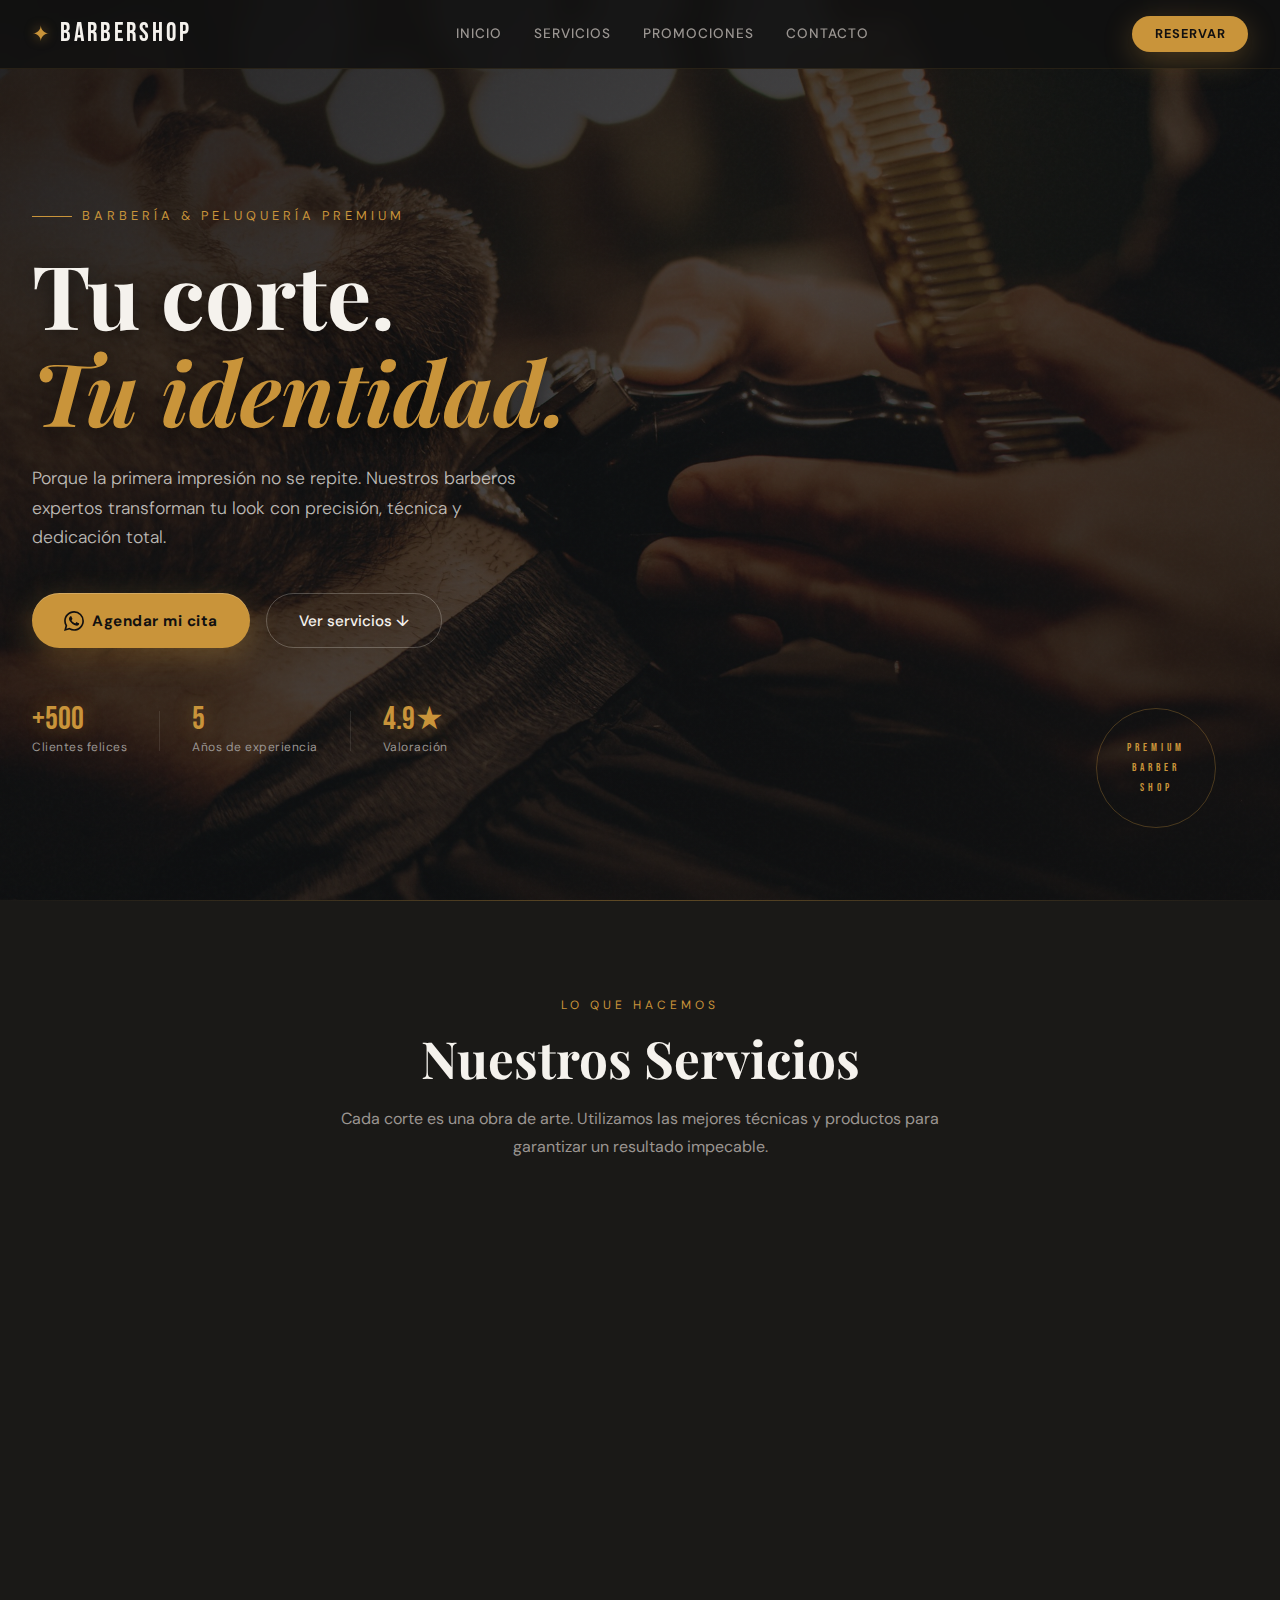
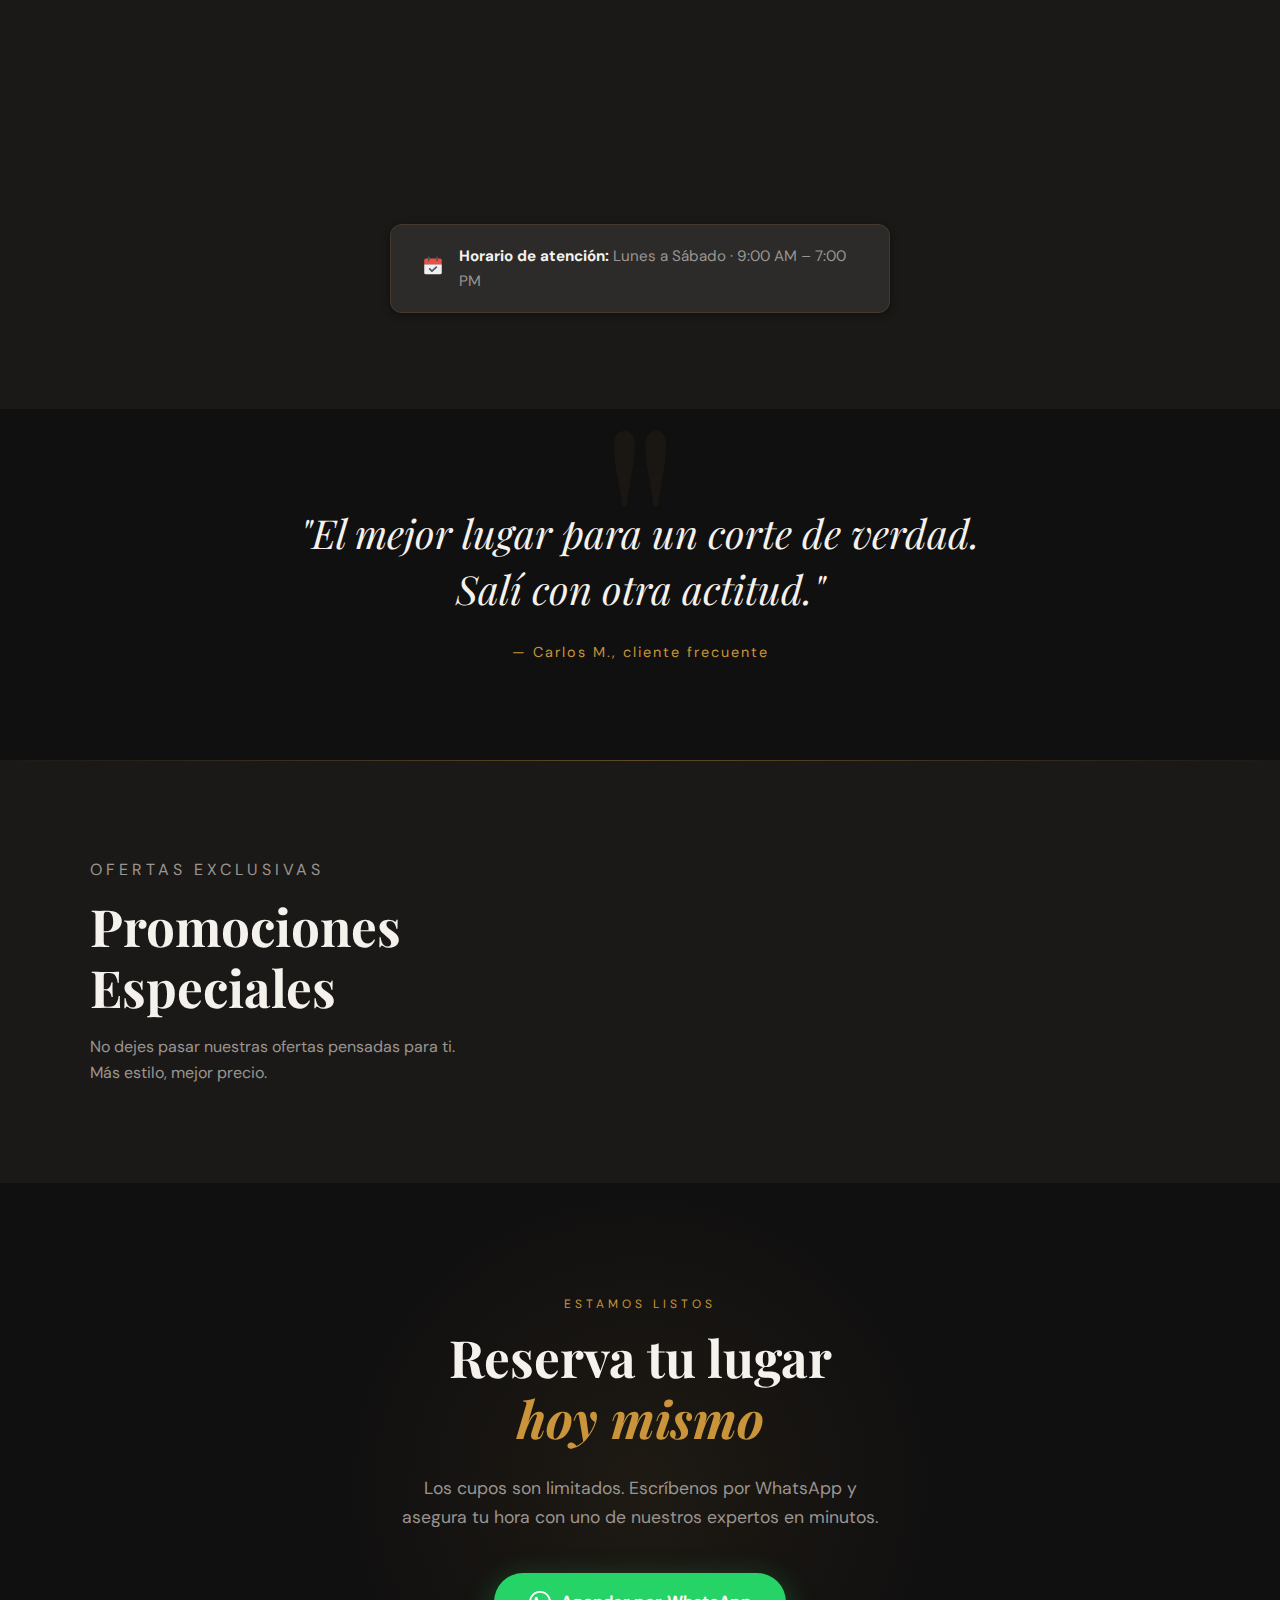
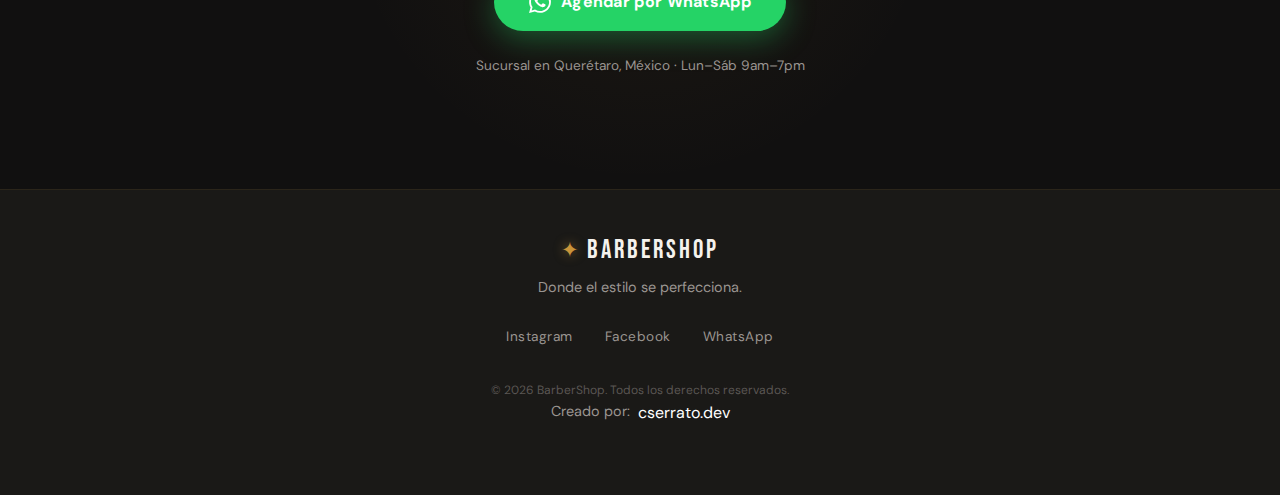
<file: Barberia/src/index.html>
<!DOCTYPE html>
<html lang="es">
<head>
    <meta charset="UTF-8">
    <meta name="viewport" content="width=device-width, initial-scale=1.0">
    <title>BarberShop — Familiar</title>
    <link rel="preconnect" href="https://fonts.googleapis.com">
    <link rel="preconnect" href="https://fonts.gstatic.com" crossorigin>
    <link href="https://fonts.googleapis.com/css2?family=Bebas+Neue&family=Playfair+Display:ital,wght@0,400;0,700;1,400&family=DM+Sans:wght@300;400;500&display=swap" rel="stylesheet">
    <link rel="stylesheet" href="style.css">
</head>
<body>
    <header id="main-header">
        <div class="logo-container">
            <div class="logo-icon">✦</div>
            <span class="logo-text">BarberShop</span>
        </div>
        <nav>
            <a href="#home">Inicio</a>
            <a href="#servicios">Servicios</a>
            <a href="#promociones">Promociones</a>
            <a href="#contacto">Contacto</a>
        </nav>
        <a href="" target="_blank" class="btn-header-cta">Reservar</a>
    </header>

    <main>
        <section id="home">
            <div class="hero-contenido">
                <p class="hero-pretitulo">Barbería & Peluquería Premium</p>
                <h1 class="hero-titulo">Tu corte.<br><em>Tu identidad.</em></h1>
                <p class="hero-subtitulo">Porque la primera impresión no se repite. Nuestros barberos expertos transforman tu look con precisión, técnica y dedicación total.</p>
                <div class="hero-acciones">
                    <a href="" target="_blank" class="btn-cta">
                        <svg width="20" height="20" viewBox="0 0 24 24" fill="currentColor"><path d="M17.472 14.382c-.297-.149-1.758-.867-2.03-.967-.273-.099-.471-.148-.67.15-.197.297-.767.966-.94 1.164-.173.199-.347.223-.644.075-.297-.15-1.255-.463-2.39-1.475-.883-.788-1.48-1.761-1.653-2.059-.173-.297-.018-.458.13-.606.134-.133.298-.347.446-.52.149-.174.198-.298.298-.497.099-.198.05-.371-.025-.52-.075-.149-.669-1.612-.916-2.207-.242-.579-.487-.5-.669-.51-.173-.008-.371-.01-.57-.01-.198 0-.52.074-.792.372-.272.297-1.04 1.016-1.04 2.479 0 1.462 1.065 2.875 1.213 3.074.149.198 2.096 3.2 5.077 4.487.709.306 1.262.489 1.694.625.712.227 1.36.195 1.871.118.571-.085 1.758-.719 2.006-1.413.248-.694.248-1.289.173-1.413-.074-.124-.272-.198-.57-.347m-5.421 7.403h-.004a9.87 9.87 0 01-5.031-1.378l-.361-.214-3.741.982.998-3.648-.235-.374a9.86 9.86 0 01-1.51-5.26c.001-5.45 4.436-9.884 9.888-9.884 2.64 0 5.122 1.03 6.988 2.898a9.825 9.825 0 012.893 6.994c-.003 5.45-4.437 9.884-9.885 9.884m8.413-18.297A11.815 11.815 0 0012.05 0C5.495 0 .16 5.335.157 11.892c0 2.096.547 4.142 1.588 5.945L.057 24l6.305-1.654a11.882 11.882 0 005.683 1.448h.005c6.554 0 11.89-5.335 11.893-11.893a11.821 11.821 0 00-3.48-8.413z"/></svg>
                        Agendar mi cita
                    </a>
                    <a href="#servicios" class="btn-secundario">Ver servicios ↓</a>
                </div>
                <div class="hero-stats">
                    <div class="stat"><span class="stat-num">+500</span><span class="stat-label">Clientes felices</span></div>
                    <div class="stat-divider"></div>
                    <div class="stat"><span class="stat-num">5</span><span class="stat-label">Años de experiencia</span></div>
                    <div class="stat-divider"></div>
                    <div class="stat"><span class="stat-num">4.9★</span><span class="stat-label">Valoración</span></div>
                </div>
            </div>
            <div class="hero-decorativo">
                <div class="hero-badge">
                    <span>PREMIUM</span>
                    <span>BARBER</span>
                    <span>SHOP</span>
                </div>
            </div>
        </section>

        <section id="servicios">
            <div class="seccion-encabezado">
                <p class="seccion-pretitulo">Lo que hacemos</p>
                <h2>Nuestros Servicios</h2>
                <p class="seccion-descripcion">Cada corte es una obra de arte. Utilizamos las mejores técnicas y productos para garantizar un resultado impecable.</p>
            </div>

            <div id="cartera">
                <div class="tarjeta" id="tarjeta1">
                    <div class="tarjeta-img-wrapper">
                        <div class="tarjeta-img-placeholder">
                            <div class="placeholder-icon">✂</div>
                        </div>
                    </div>
                    <div class="tarjeta-contenido">
                        <span class="tarjeta-numero">01</span>
                        <h3>Corte de Caballero</h3>
                        <p>Degradado perfecto, líneas nítidas y acabado de lujo. Clásico o moderno, a tu elección.</p>
                        <div class="tarjeta-precio">Desde <strong>$150</strong></div>
                        <a href="" target="_blank" class="tarjeta-cta">Reservar →</a>
                    </div>
                </div>

                <div class="tarjeta tarjeta-destacada" id="tarjeta2">
                    <div class="tarjeta-badge-popular">⭐ Popular</div>
                    <div class="tarjeta-img-wrapper">
                        <div class="tarjeta-img-placeholder">
                            <div class="placeholder-icon">✦</div>
                        </div>
                    </div>
                    <div class="tarjeta-contenido">
                        <span class="tarjeta-numero">02</span>
                        <h3>Corte para Dama</h3>
                        <p>El paquete completo. Corte a medida más perfilado y arreglo de barba profesional.</p>
                        <div class="tarjeta-precio">Desde <strong>$250</strong></div>
                        <a href="" target="_blank" class="tarjeta-cta">Reservar →</a>
                    </div>
                </div>

                <div class="tarjeta" id="tarjeta3">
                    <div class="tarjeta-img-wrapper">
                        <div class="tarjeta-img-placeholder">
                            <div class="placeholder-icon">◈</div>
                        </div>
                    </div>
                    <div class="tarjeta-contenido">
                        <span class="tarjeta-numero">03</span>
                        <h3>Corte para Niños</h3>
                        <p>Paciencia, cuidado y un ambiente divertido para los más pequeños de la familia.</p>
                        <div class="tarjeta-precio">Desde <strong>$100</strong></div>
                        <a href="" target="_blank" class="tarjeta-cta">Reservar →</a>
                    </div>
                </div>
            </div>

            <div class="horario-banner">
                <div class="horario-icono">
                    <img src="./assets/calendar.svg" style="width: 20px; height: 20px;" >
                </div>
                <p><strong>Horario de atención:</strong> Lunes a Sábado · 9:00 AM – 7:00 PM</p>
            </div>
        </section>

        <section id="social-proof">
            <div class="proof-texto">
                <h2>"El mejor lugar para un corte de verdad.<br>Salí con otra actitud."</h2>
                <p class="proof-autor">— Carlos M., cliente frecuente</p>
            </div>
        </section>

        <section id="promociones">
            <div class="promo-grid">
                <div class="promo-texto">
                    <p class="seccion-pretitulo">Ofertas exclusivas</p>
                    <h2>Promociones<br>Especiales</h2>
                    <p>No dejes pasar nuestras ofertas pensadas para ti. Más estilo, mejor precio.</p>
                </div>
                <div class="promo-cards">
                    <div class="promo-card">
                        <div class="promo-tag">OFERTA</div>
                        <h3>Corte + Barba</h3>
                        <p>El combo perfecto para lucir impecable de pies a cabeza.</p>
                        <p class="promo-precio">¡Pregunta por el precio especial!</p>
                    </div>
                    <div class="promo-card">
                        <div class="promo-tag">NUEVO</div>
                        <h3>Membresía Mensual</h3>
                        <p>Cortes ilimitados con descuento exclusivo para clientes frecuentes.</p>
                        <p class="promo-precio">Consulta disponibilidad</p>
                    </div>
                </div>
            </div>
        </section>

        <section id="contacto">
            <div class="contacto-inner">
                <p class="seccion-pretitulo">Estamos listos</p>
                <h2>Reserva tu lugar<br><em>hoy mismo</em></h2>
                <p>Los cupos son limitados. Escríbenos por WhatsApp y asegura tu hora con uno de nuestros expertos en minutos.</p>

                <a href="" target="_blank" class="btn-whatsapp">
                    <svg width="22" height="22" viewBox="0 0 24 24" fill="currentColor"><path d="M17.472 14.382c-.297-.149-1.758-.867-2.03-.967-.273-.099-.471-.148-.67.15-.197.297-.767.966-.94 1.164-.173.199-.347.223-.644.075-.297-.15-1.255-.463-2.39-1.475-.883-.788-1.48-1.761-1.653-2.059-.173-.297-.018-.458.13-.606.134-.133.298-.347.446-.52.149-.174.198-.298.298-.497.099-.198.05-.371-.025-.52-.075-.149-.669-1.612-.916-2.207-.242-.579-.487-.5-.669-.51-.173-.008-.371-.01-.57-.01-.198 0-.52.074-.792.372-.272.297-1.04 1.016-1.04 2.479 0 1.462 1.065 2.875 1.213 3.074.149.198 2.096 3.2 5.077 4.487.709.306 1.262.489 1.694.625.712.227 1.36.195 1.871.118.571-.085 1.758-.719 2.006-1.413.248-.694.248-1.289.173-1.413-.074-.124-.272-.198-.57-.347m-5.421 7.403h-.004a9.87 9.87 0 01-5.031-1.378l-.361-.214-3.741.982.998-3.648-.235-.374a9.86 9.86 0 01-1.51-5.26c.001-5.45 4.436-9.884 9.888-9.884 2.64 0 5.122 1.03 6.988 2.898a9.825 9.825 0 012.893 6.994c-.003 5.45-4.437 9.884-9.885 9.884m8.413-18.297A11.815 11.815 0 0012.05 0C5.495 0 .16 5.335.157 11.892c0 2.096.547 4.142 1.588 5.945L.057 24l6.305-1.654a11.882 11.882 0 005.683 1.448h.005c6.554 0 11.89-5.335 11.893-11.893a11.821 11.821 0 00-3.48-8.413z"/></svg>
                    Agendar por WhatsApp
                </a>

                <p class="contacto-nota">Sucursal en Querétaro, México · Lun–Sáb 9am–7pm</p>
            </div>
        </section>

    </main>
    <footer>
        <div class="footer-content">
            <div class="footer-brand">
                <div class="logo-icon">✦</div>
                <span class="logo-text">BarberShop</span>
            </div>
            <p>Donde el estilo se perfecciona.</p>
            <ul class="footer-links">
                <li><a href="https://instagram.com" target="_blank">Instagram</a></li>
                <li><a href="https://facebook.com" target="_blank">Facebook</a></li>
                <li><a href="https://wa.me/521XXXXXXXXXX" target="_blank">WhatsApp</a></li>
            </ul>
            <p class="footer-copy">© 2026 BarberShop. Todos los derechos reservados.</p>
        </div>
        <div style="display: flex; justify-items: center; justify-content: center; gap:0.5rem; font-size: medium;">
            <p>Creado por:</p>
            <a href="https://www.cserrato.dev/" target="_blank" rel="noopener noreferrer" style="text-decoration: none; color:white;">cserrato.dev</a>
        </div>
    </footer>

    <script>
        const header = document.getElementById('main-header');
        window.addEventListener('scroll', () => {
            if (window.scrollY > 50) {
                header.classList.add('scrolled');
            } else {
                header.classList.remove('scrolled');
            }
        });

        const observer = new IntersectionObserver((entries) => {
            entries.forEach(entry => {
                if (entry.isIntersecting) {
                    entry.target.classList.add('visible');
                }
            });
        }, { threshold: 0.15 });

        document.querySelectorAll('.tarjeta, .promo-card, .stat, .hero-contenido').forEach(el => {
            observer.observe(el);
        });
    </script>
</body>
</html>
</file>
<file: Barberia/src/style.css>
:root {
    --gold:      #c9943a;
    --gold-lt:   #e8b45a;
    --dark:      #111010;
    --dark-2:    #1a1917;
    --dark-3:    #222120;
    --dark-4:    #2c2b29;
    --white:     #f5f2ed;
    --gray:      #9a9591;
    --shadow-sm: 0 2px 8px rgba(0,0,0,0.4); /*Sistema de sombras*/
    --shadow-md: 0 8px 24px rgba(0,0,0,0.5);
    --shadow-lg: 0 20px 60px rgba(0,0,0,0.6);
    --shadow-gold: 0 8px 30px rgba(201,148,58,0.3);
    --radius:    12px;
    --transition: 0.3s cubic-bezier(0.25, 0.46, 0.45, 0.94); /*Valores de transicion en el header*/
}

*, *::before, *::after {
    box-sizing: border-box;
    margin: 0;
    padding: 0;
}

html { scroll-behavior: smooth; }

body {
    background-color: var(--dark);
    font-family: 'DM Sans', Arial, sans-serif;
    color: var(--white);
    line-height: 1.6;
    overflow-x: hidden;
}

header {
    position: fixed;
    top: 0;
    left: 0;
    width: 100%;
    z-index: 200;
    display: flex;
    align-items: center;
    justify-content: space-between;
    padding: 1rem 2rem; 
    background: rgba(17, 16, 16, 0.85);
    backdrop-filter: blur(12px);
    -webkit-backdrop-filter: blur(12px);
    border-bottom: 1px solid rgba(201, 148, 58, 0.12);
    transition: var(--transition);
}

header.scrolled {
    padding: 0.6rem 2rem;
    background: rgba(17, 16, 16, 0.97);
    box-shadow: 0 4px 30px rgba(0,0,0,0.6);
}

.logo-container {
    display: flex;
    align-items: center;
    gap: 10px;
    text-decoration: none;
}

.logo-icon {
    color: var(--gold);
    font-size: 1.3rem;
    line-height: 1;
    text-shadow: 0 0 12px rgba(201,148,58,0.6);
}

.logo-text {
    font-family: 'Bebas Neue', sans-serif;
    font-size: 1.6rem;
    letter-spacing: 3px;
    color: var(--white);
    line-height: 1;
}

nav {
    display: flex;
    gap: 2rem;
}

nav a {
    color: var(--gray);
    text-decoration: none;
    font-size: 0.85rem;
    font-weight: 500;
    letter-spacing: 1px;
    text-transform: uppercase;
    transition: var(--transition);
    position: relative;
}

nav a::after {
    content: '';
    position: absolute;
    bottom: -4px;
    left: 0;
    width: 0;
    height: 1px;
    background: var(--gold);
    transition: var(--transition);
}

nav a:hover {
    color: var(--white);
}

nav a:hover::after {
    width: 100%;
}

.btn-header-cta {
    padding: 0.5rem 1.4rem;
    background: var(--gold);
    color: var(--dark);
    font-size: 0.8rem;
    font-weight: 700;
    letter-spacing: 1px;
    text-transform: uppercase;
    text-decoration: none;
    border-radius: 50px;
    transition: var(--transition);
    box-shadow: var(--shadow-gold);
}

.btn-header-cta:hover {
    background: var(--gold-lt);
    transform: translateY(-1px);
    box-shadow: 0 12px 35px rgba(201,148,58,0.45);
}

#home {
    min-height: 100vh;
    display: flex;
    align-items: center;
    position: relative;
    overflow: hidden;
    background-image: 
        linear-gradient(135deg, rgba(17,16,16,0.92) 0%, rgba(17,16,16,0.75) 50%, rgba(17,16,16,0.9) 100%),
        url('./assets/banner.jpg');
    background-size: cover;
    background-position: center;
    background-attachment: fixed;
    padding: 8rem 2rem 4rem;
}

/* Grain texture overlay */
#home::before {
    content: '';
    position: absolute;
    inset: 0;
    background-image: url("data:image/svg+xml,%3Csvg viewBox='0 0 256 256' xmlns='http://www.w3.org/2000/svg'%3E%3Cfilter id='noise'%3E%3CfeTurbulence type='fractalNoise' baseFrequency='0.9' numOctaves='4' stitchTiles='stitch'/%3E%3C/filter%3E%3Crect width='100%25' height='100%25' filter='url(%23noise)' opacity='0.04'/%3E%3C/svg%3E");
    pointer-events: none;
    opacity: 0.4;
    z-index: 1;
}

.hero-contenido {
    position: relative;
    z-index: 2;
    max-width: 700px;
    opacity: 0;
    transform: translateY(30px);
    transition: opacity 0.8s ease, transform 0.8s ease;
}

.hero-contenido.visible {
    opacity: 1;
    transform: translateY(0);
}

.hero-pretitulo {
    font-size: 0.8rem;
    letter-spacing: 4px;
    text-transform: uppercase;
    color: var(--gold);
    margin-bottom: 1.2rem;
    display: flex;
    align-items: center;
    gap: 10px;
}

.hero-pretitulo::before {
    content: '';
    width: 40px;
    height: 1px;
    background: var(--gold);
    display: inline-block;
}

.hero-titulo {
    font-family: 'Playfair Display', serif;
    font-size: clamp(3rem, 7vw, 5.5rem);
    font-weight: 700;
    line-height: 1.1;
    margin-bottom: 1.5rem;
    text-shadow: 0 4px 20px rgba(0,0,0,0.5);
}

.hero-titulo em {
    font-style: italic;
    color: var(--gold);
}

.hero-subtitulo {
    font-size: 1.1rem;
    font-weight: 300;
    color: rgba(245,242,237,0.75);
    max-width: 520px;
    margin-bottom: 2.5rem;
    line-height: 1.7;
}

.hero-acciones {
    display: flex;
    flex-wrap: wrap;
    gap: 1rem;
    margin-bottom: 3.5rem;
}

/* Buttons */
.btn-cta {
    display: inline-flex;
    align-items: center;
    gap: 8px;
    padding: 0.9rem 2rem;
    background: var(--gold);
    color: var(--dark);
    text-decoration: none;
    font-size: 0.95rem;
    font-weight: 700;
    letter-spacing: 0.5px;
    border-radius: 50px;
    transition: var(--transition);
    box-shadow: var(--shadow-gold), inset 0 1px 0 rgba(255,255,255,0.2);
}

.btn-cta:hover {
    background: var(--gold-lt);
    transform: translateY(-2px);
    box-shadow: 0 15px 40px rgba(201,148,58,0.5);
}

.btn-secundario {
    display: inline-flex;
    align-items: center;
    padding: 0.9rem 2rem;
    background: transparent;
    color: var(--white);
    text-decoration: none;
    font-size: 0.95rem;
    font-weight: 500;
    border: 1px solid rgba(245,242,237,0.25);
    border-radius: 50px;
    transition: var(--transition);
}

.btn-secundario:hover {
    border-color: var(--gold);
    color: var(--gold);
    background: rgba(201,148,58,0.07);
}

/* Stats */
.hero-stats {
    display: flex;
    align-items: center;
    gap: 2rem;
    flex-wrap: wrap;
}

.stat {
    display: flex;
    flex-direction: column;
    opacity: 0;
    transform: translateY(15px);
    transition: opacity 0.6s ease, transform 0.6s ease;
}

.stat.visible {
    opacity: 1;
    transform: translateY(0);
}

.stat-num {
    font-family: 'Bebas Neue', sans-serif;
    font-size: 2rem;
    color: var(--gold);
    line-height: 1;
    text-shadow: 0 0 20px rgba(201,148,58,0.4);
}

.stat-label {
    font-size: 0.75rem;
    color: var(--gray);
    letter-spacing: 0.5px;
    margin-top: 2px;
}

.stat-divider {
    width: 1px;
    height: 40px;
    background: rgba(245,242,237,0.1);
}

/* Decorative badge */
.hero-decorativo {
    position: absolute;
    right: 5%;
    bottom: 8%;
    z-index: 2;
    display: none;
}

.hero-badge {
    width: 120px;
    height: 120px;
    border: 1px solid rgba(201,148,58,0.3);
    border-radius: 50%;
    display: flex;
    flex-direction: column;
    align-items: center;
    justify-content: center;
    gap: 2px;
    animation: rotate 20s linear infinite;
}

.hero-badge span {
    font-family: 'Bebas Neue', sans-serif;
    font-size: 0.7rem;
    letter-spacing: 4px;
    color: var(--gold);
}

@keyframes rotate {
    from { transform: rotate(0deg); }
    to { transform: rotate(360deg); }
}

#servicios {
    padding: 6rem 2rem;
    background: var(--dark-2);
    position: relative;
}

#servicios::before {
    content: '';
    position: absolute;
    top: 0; left: 0; right: 0;
    height: 1px;
    background: linear-gradient(90deg, transparent, rgba(201,148,58,0.4), transparent);
}

.seccion-encabezado {
    text-align: center;
    max-width: 600px;
    margin: 0 auto 4rem;
}

.seccion-pretitulo {
    font-size: 0.75rem;
    letter-spacing: 4px;
    text-transform: uppercase;
    color: var(--gold);
    margin-bottom: 0.8rem;
}

.seccion-encabezado h2 {
    font-family: 'Playfair Display', serif;
    font-size: clamp(2rem, 5vw, 3.2rem);
    font-weight: 700;
    line-height: 1.2;
    margin-bottom: 1rem;
}

.seccion-descripcion {
    color: var(--gray);
    font-size: 1rem;
    line-height: 1.7;
}

/* Cards grid */
#cartera {
    display: grid;
    grid-template-columns: 1fr;
    gap: 1.5rem;
    max-width: 1100px;
    margin: 0 auto;
}

.tarjeta {
    background: var(--dark-3);
    border-radius: var(--radius);
    overflow: hidden;
    border: 1px solid rgba(255,255,255,0.06);
    box-shadow: var(--shadow-md);
    transition: var(--transition);
    opacity: 0;
    transform: translateY(25px);
    position: relative;
}

.tarjeta.visible {
    opacity: 1;
    transform: translateY(0);
}

.tarjeta:hover {
    transform: translateY(-6px);
    box-shadow: var(--shadow-lg), 0 0 0 1px rgba(201,148,58,0.2);
    border-color: rgba(201,148,58,0.2);
}

/* Image wrapper with placeholder */
.tarjeta-img-wrapper {
    height: 200px;
    overflow: hidden;
    position: relative;
}

.tarjeta-img-placeholder {
    width: 100%;
    height: 100%;
    background: linear-gradient(135deg, #1e1c1b 0%, #2a2826 50%, #1a1917 100%);
    display: flex;
    align-items: center;
    justify-content: center;
    position: relative;
}

.tarjeta-img-placeholder::after {
    content: '';
    position: absolute;
    inset: 0;
    background: url('./assets/corte-caballero.jpg') center/cover no-repeat;
    opacity: 0.5;
    transition: var(--transition);
}

#tarjeta1 .tarjeta-img-placeholder::after { background-image: url('./assets/corte-caballero.jpg'); }
#tarjeta2 .tarjeta-img-placeholder::after { background-image: url('./assets/corte-dama.jpg'); }
#tarjeta3 .tarjeta-img-placeholder::after { background-image: url('./assets/corte-niño.jpg'); }

.tarjeta:hover .tarjeta-img-placeholder::after {
    opacity: 0.7;
    transform: scale(1.05);
}

.placeholder-icon {
    font-size: 3rem;
    color: rgba(201,148,58,0.25);
    position: relative;
    z-index: 1;
}

.tarjeta-contenido {
    padding: 1.5rem;
    position: relative;
}

.tarjeta-numero {
    font-family: 'Bebas Neue', sans-serif;
    font-size: 0.85rem;
    letter-spacing: 3px;
    color: var(--gold);
    opacity: 0.7;
}

.tarjeta-contenido h3 {
    font-family: 'Playfair Display', serif;
    font-size: 1.5rem;
    font-weight: 700;
    margin: 0.3rem 0 0.6rem;
    color: var(--white);
}

.tarjeta-contenido p {
    color: var(--gray);
    font-size: 0.9rem;
    line-height: 1.6;
    margin-bottom: 1.2rem;
}

.tarjeta-precio {
    font-size: 0.9rem;
    color: var(--gray);
    margin-bottom: 1.2rem;
}

.tarjeta-precio strong {
    color: var(--gold);
    font-size: 1.2rem;
    margin-left: 4px;
}

.tarjeta-cta {
    display: inline-flex;
    align-items: center;
    gap: 4px;
    color: var(--gold);
    text-decoration: none;
    font-size: 0.85rem;
    font-weight: 600;
    letter-spacing: 0.5px;
    transition: var(--transition);
}

.tarjeta-cta:hover {
    gap: 8px;
    color: var(--gold-lt);
}

/* Featured card */
.tarjeta-destacada {
    border-color: rgba(201,148,58,0.35);
    box-shadow: var(--shadow-md), 0 0 30px rgba(201,148,58,0.1), inset 0 0 0 1px rgba(201,148,58,0.1);
}

.tarjeta-badge-popular {
    position: absolute;
    top: 1rem;
    right: 1rem;
    z-index: 5;
    background: var(--gold);
    color: var(--dark);
    font-size: 0.7rem;
    font-weight: 700;
    letter-spacing: 1px;
    text-transform: uppercase;
    padding: 0.3rem 0.8rem;
    border-radius: 50px;
    box-shadow: var(--shadow-gold);
}

/* Horario banner */
.horario-banner {
    display: flex;
    align-items: center;
    justify-content: center;
    gap: 1rem;
    margin-top: 3rem;
    padding: 1.2rem 2rem;
    background: var(--dark-4);
    border: 1px solid rgba(201,148,58,0.15);
    border-radius: var(--radius);
    max-width: 500px;
    margin-left: auto;
    margin-right: auto;
    box-shadow: var(--shadow-sm);
}

.horario-icono { 
    font-size: 1.5rem; 
}

.horario-banner p {
    font-size: 0.95rem;
    color: var(--gray);
}

.horario-banner strong {
    color: var(--white);
}

#social-proof {
    padding: 6rem 2rem;
    background: var(--dark);
    text-align: center;
    position: relative;
    overflow: hidden;
}

#social-proof::before {
    content: '"';
    position: absolute;
    top: -2rem;
    left: 50%;
    transform: translateX(-50%);
    font-family: 'Playfair Display', serif;
    font-size: 18rem;
    color: rgba(201,148,58,0.05);
    line-height: 1;
    pointer-events: none;
}

.proof-texto h2 {
    font-family: 'Playfair Display', serif;
    font-size: clamp(1.5rem, 4vw, 2.5rem);
    font-weight: 400;
    font-style: italic;
    max-width: 700px;
    margin: 0 auto 1.5rem;
    line-height: 1.4;
    color: var(--white);
}

.proof-autor {
    color: var(--gold);
    font-size: 0.9rem;
    letter-spacing: 2px;
}

#promociones {
    padding: 6rem 2rem;
    background: var(--dark-2);
    position: relative;
}

#promociones::before {
    content: '';
    position: absolute;
    top: 0; left: 0; right: 0;
    height: 1px;
    background: linear-gradient(90deg, transparent, rgba(201,148,58,0.4), transparent);
}

.promo-grid {
    display: grid;
    grid-template-columns: 1fr;
    gap: 3rem;
    max-width: 1100px;
    margin: 0 auto;
    align-items: center;
}

.promo-texto h2 {
    font-family: 'Playfair Display', serif;
    font-size: clamp(2rem, 5vw, 3.2rem);
    font-weight: 700;
    line-height: 1.2;
    margin-bottom: 1rem;
}

.promo-texto p {
    color: var(--gray);
    font-size: 1rem;
    max-width: 380px;
}

.promo-cards {
    display: grid;
    grid-template-columns: 1fr;
    gap: 1.2rem;
}

.promo-card {
    background: var(--dark-3);
    border: 1px solid rgba(255,255,255,0.07);
    border-radius: var(--radius);
    padding: 1.8rem;
    position: relative;
    box-shadow: var(--shadow-md);
    transition: var(--transition);
    opacity: 0;
    transform: translateX(20px);
}

.promo-card.visible {
    opacity: 1;
    transform: translateX(0);
}

.promo-card:hover {
    border-color: rgba(201,148,58,0.25);
    box-shadow: var(--shadow-lg), 0 0 20px rgba(201,148,58,0.08);
    transform: translateY(-3px);
}

.promo-tag {
    display: inline-block;
    padding: 0.2rem 0.8rem;
    background: rgba(201,148,58,0.15);
    color: var(--gold);
    font-size: 0.65rem;
    font-weight: 700;
    letter-spacing: 2px;
    text-transform: uppercase;
    border-radius: 50px;
    border: 1px solid rgba(201,148,58,0.3);
    margin-bottom: 0.8rem;
}

.promo-card h3 {
    font-family: 'Playfair Display', serif;
    font-size: 1.4rem;
    margin-bottom: 0.5rem;
}

.promo-card p {
    color: var(--gray);
    font-size: 0.9rem;
    line-height: 1.6;
    margin-bottom: 0.5rem;
}

.promo-precio {
    color: var(--gold) !important;
    font-weight: 600 !important;
    font-size: 0.95rem !important;
}

#contacto {
    padding: 7rem 2rem;
    background: var(--dark);
    text-align: center;
    position: relative;
    overflow: hidden;
}

/* Radial glow */
#contacto::before {
    content: '';
    position: absolute;
    top: 50%;
    left: 50%;
    transform: translate(-50%, -50%);
    width: 600px;
    height: 600px;
    background: radial-gradient(circle, rgba(201,148,58,0.07) 0%, transparent 70%);
    pointer-events: none;
}

.contacto-inner {
    position: relative;
    z-index: 1;
    max-width: 600px;
    margin: 0 auto;
}

#contacto .seccion-pretitulo {
    margin-bottom: 0.8rem;
}

#contacto h2 {
    font-family: 'Playfair Display', serif;
    font-size: clamp(2rem, 5vw, 3.2rem);
    font-weight: 700;
    line-height: 1.2;
    margin-bottom: 1.5rem;
}

#contacto h2 em {
    font-style: italic;
    color: var(--gold);
}

#contacto > .contacto-inner > p:not(.seccion-pretitulo):not(.contacto-nota) {
    color: var(--gray);
    font-size: 1.1rem;
    max-width: 480px;
    margin: 0 auto 2.5rem;
    line-height: 1.7;
}

.btn-whatsapp {
    display: inline-flex;
    align-items: center;
    gap: 10px;
    padding: 1rem 2.2rem;
    background: #25D366;
    color: #fff;
    text-decoration: none;
    font-size: 1rem;
    font-weight: 700;
    border-radius: 50px;
    transition: var(--transition);
    box-shadow: 0 8px 30px rgba(37,211,102,0.35);
    letter-spacing: 0.3px;
}

.btn-whatsapp:hover {
    background: #1ebe5d;
    transform: translateY(-3px);
    box-shadow: 0 15px 40px rgba(37,211,102,0.5);
}

.contacto-nota {
    margin-top: 1.5rem;
    color: var(--gray);
    font-size: 0.85rem;
}

/* =========================================
   FOOTER
   ========================================= */
footer {
    background: var(--dark-2);
    padding: 3rem 2rem;
    text-align: center;
    border-top: 1px solid rgba(201,148,58,0.1);
}

.footer-brand {
    display: flex;
    align-items: center;
    justify-content: center;
    gap: 8px;
    margin-bottom: 0.8rem;
}

footer p {
    color: var(--gray);
    font-size: 0.9rem;
    margin-bottom: 1.5rem;
}

.footer-links {
    list-style: none;
    display: flex;
    justify-content: center;
    gap: 2rem;
    margin-bottom: 2rem;
}

.footer-links a {
    color: var(--gray);
    text-decoration: none;
    font-size: 0.85rem;
    letter-spacing: 0.5px;
    transition: var(--transition);
}

.footer-links a:hover {
    color: var(--gold);
}

.footer-copy {
    font-size: 0.75rem !important;
    color: rgba(154,149,145,0.5) !important;
    margin-bottom: 0 !important;
}

@media (min-width: 640px) {
    .promo-cards {
        grid-template-columns: 1fr 1fr;
    }
}

@media (min-width: 900px) {
    #cartera {
        grid-template-columns: repeat(3, 1fr);
    }

    .tarjeta-img-wrapper {
        height: 260px;
    }

    .hero-decorativo {
        display: block;
    }

    .promo-grid {
        grid-template-columns: 1fr 1.6fr;
        gap: 5rem;
    }
}

/* =========================================
   RESPONSIVE — MOBILE (≤ 480px)
   ========================================= */
@media (max-width: 480px) {
    header {
        padding: 0.8rem 1rem;
        gap: 0.5rem;
    }

    nav {
        gap: 1rem;
    }

    nav a {
        font-size: 0.75rem;
    }

    .btn-header-cta {
        display: none; /* Ocultar en móvil pequeño, CTA está en el hero */
    }

    .hero-acciones {
        flex-direction: column;
        align-items: flex-start;
    }

    .btn-cta, .btn-secundario {
        width: 100%;
        justify-content: center;
    }

    .hero-stats {
        gap: 1rem;
    }

    .stat-divider {
        display: none;
    }

    #servicios, #social-proof, #promociones, #contacto {
        padding: 4rem 1.2rem;
    }

    .horario-banner {
        flex-direction: column;
        text-align: center;
        gap: 0.5rem;
    }
}
</file>
